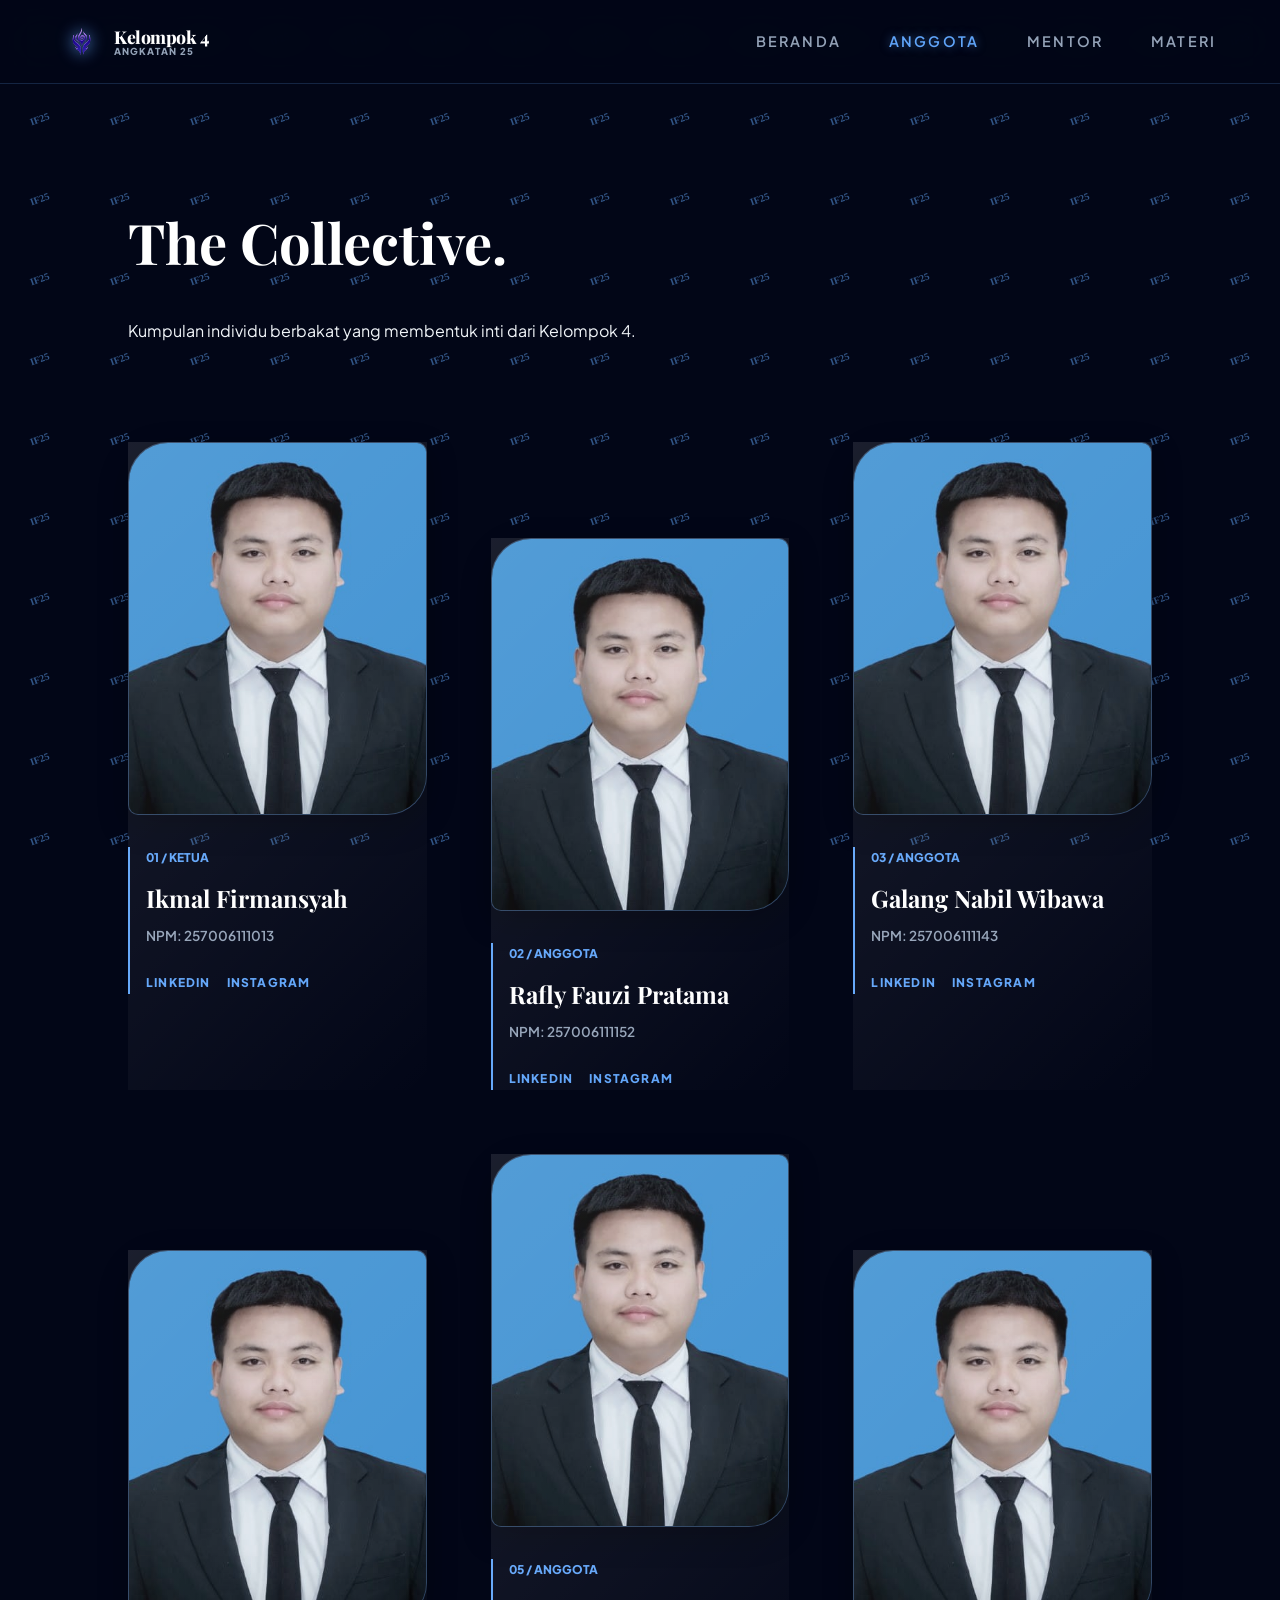
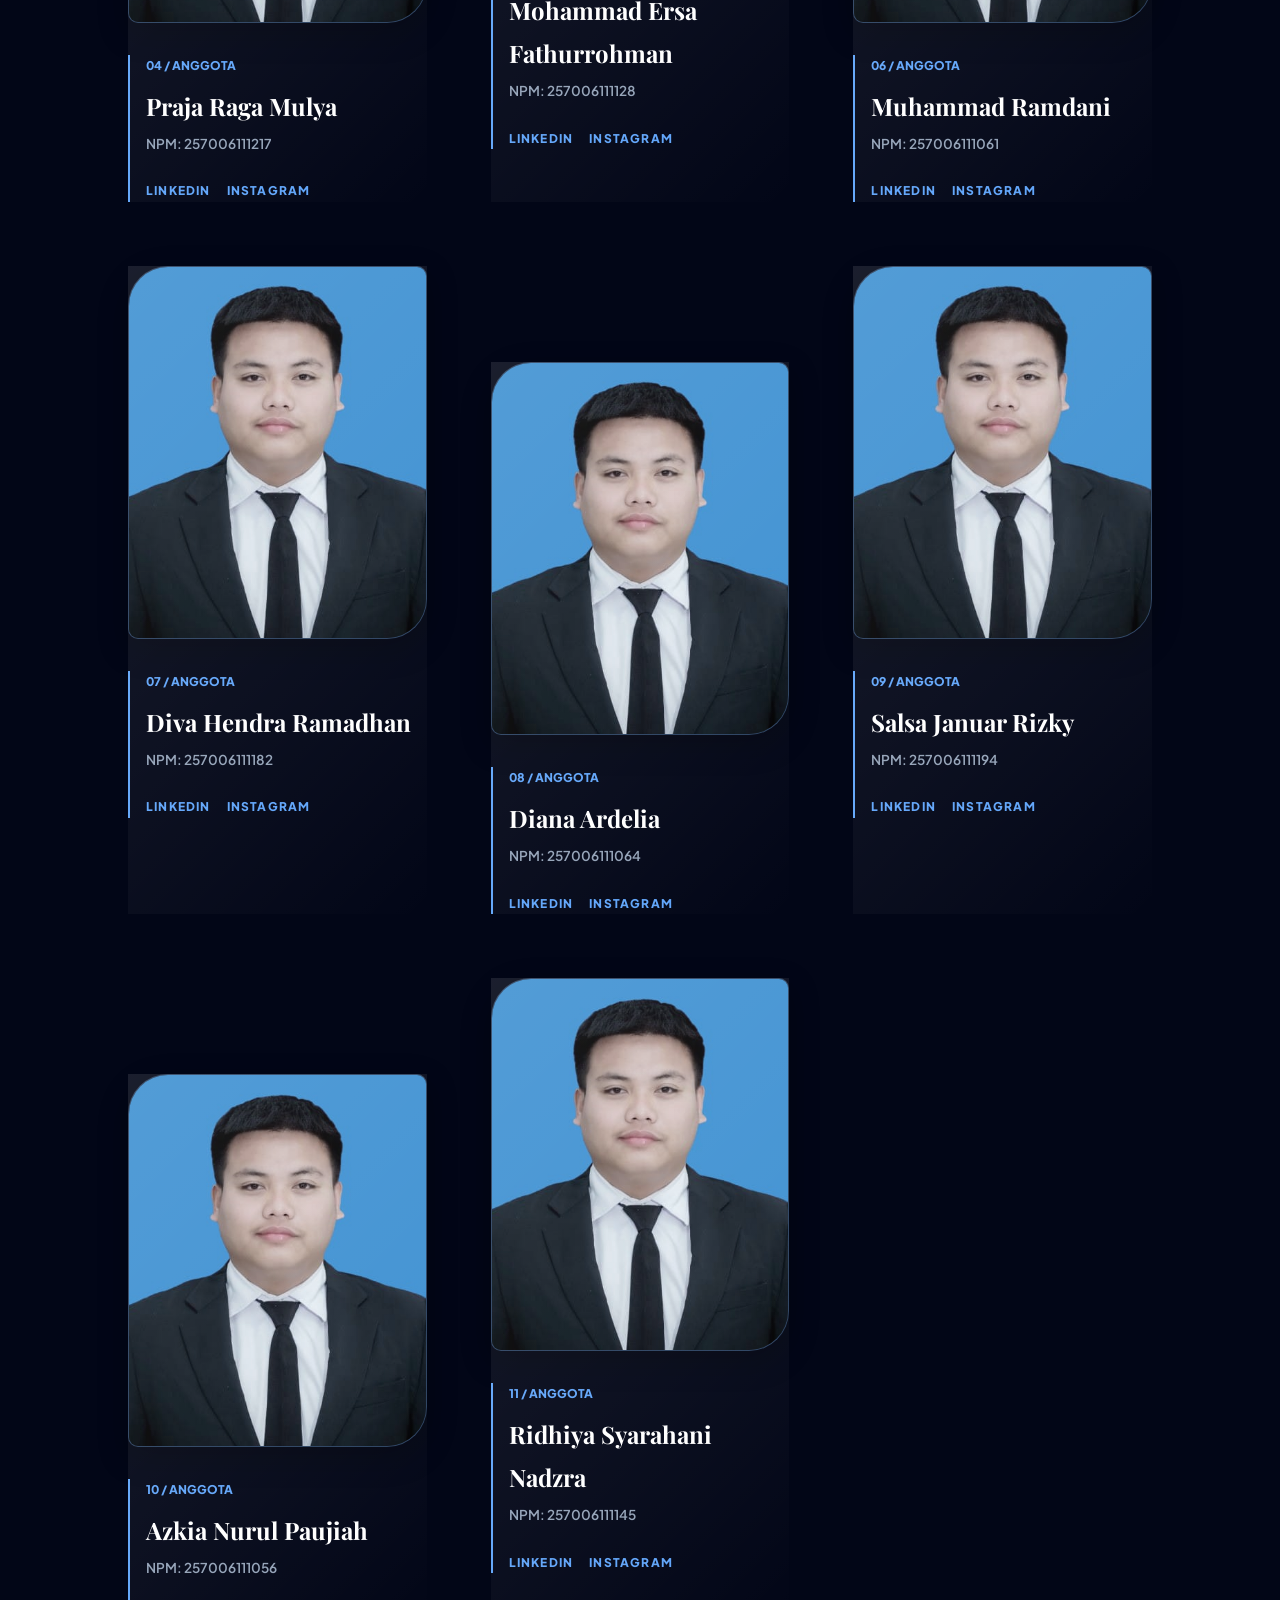
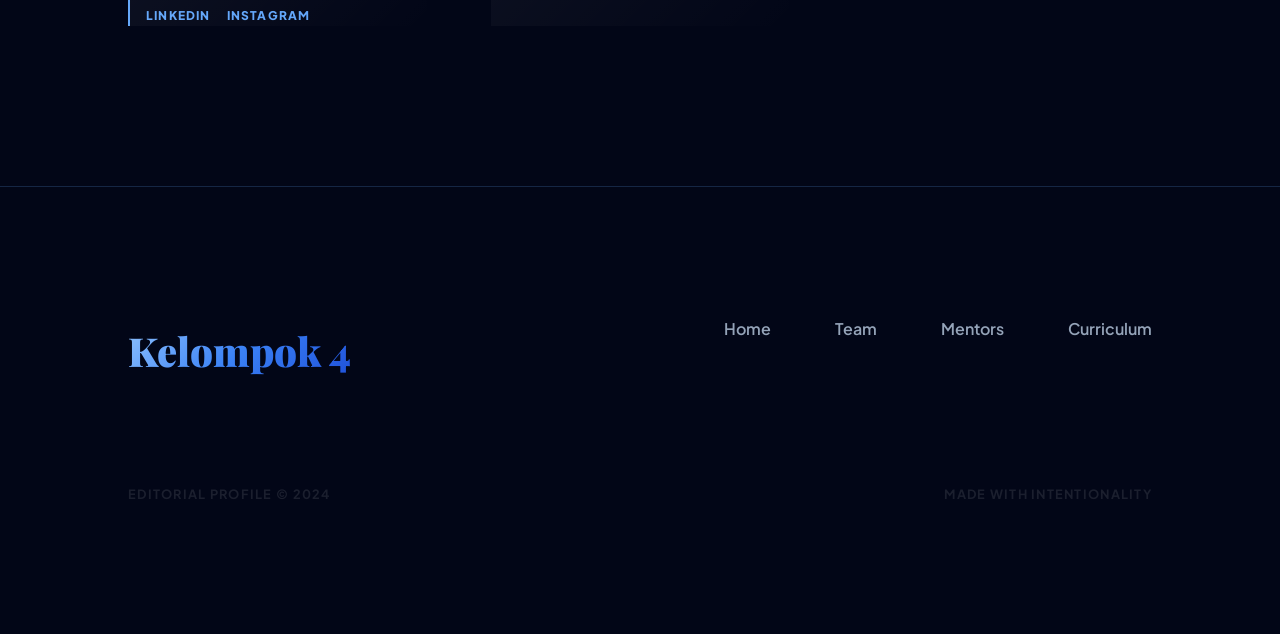
<file: anggota.html>
<!DOCTYPE html>
<html lang="id">

<head>
  <meta charset="UTF-8" />
  <meta name="viewport" content="width=device-width, initial-scale=1.0" />
  <title>Kelompok 4 – Anggota</title>
  <link rel="preconnect" href="https://fonts.googleapis.com" />
  <link rel="preconnect" href="https://fonts.gstatic.com" crossorigin />
  <link
    href="https://fonts.googleapis.com/css2?family=Playfair+Display:wght@700;900&family=Plus+Jakarta+Sans:wght@400;600;700;800&display=swap"
    rel="stylesheet" />
  <link rel="stylesheet" href="style.css" />
</head>

<body>

  <!-- NAVIGATION -->
  <nav class="navbar" id="navbar">
    <div class="nav-container">
      <a href="index.html" class="nav-logo">
        <img src="/src/Logo LKM IF2.png" class="logo-lkm" alt="LKM IF2 Logo">
        <div class="brand-text">
          <span class="nav-group">Kelompok 4</span>
          <span class="nav-batch">ANGKATAN 25</span>
        </div>
      </a>
      <ul class="nav-links">
        <li><a href="index.html" class="nav-link">Beranda</a></li>
        <li><a href="anggota.html" class="nav-link">Anggota</a></li>
        <li><a href="mentor.html" class="nav-link">Mentor</a></li>
        <li><a href="materi.html" class="nav-link">Materi</a></li>
      </ul>
    </div>
  </nav>

  <!-- ANGGOTA SECTION -->
  <section class="section" id="anggota" style="padding-top: 12rem;">
    <div class="section-header">
      <h2 class="section-title">The Collective.</h2>
      <p class="section-desc">Kumpulan individu berbakat yang membentuk inti dari Kelompok 4.</p>
    </div>

    <div class="members-masonry">
      <!-- Member 1: KETUA -->
      <div class="member-card">
        <div class="member-img-wrap">
          <img src="/src/diva.png" alt="Ikmal Firmansyah" />
        </div>
        <div class="member-info">
          <span class="member-num-tag">01 / KETUA</span>
          <h3 class="member-name">Ikmal Firmansyah</h3>
          <p class="member-npm">NPM: 257006111013</p>
          <div class="member-socials">
            <a href="#" class="social-link">LinkedIn</a>
            <a href="#" class="social-link">Instagram</a>
          </div>
        </div>
      </div>

      <!-- Member 2: Laki-laki -->
      <div class="member-card">
        <div class="member-img-wrap">
          <img src="/src/diva.png" alt="Rafly Fauzi Pratama" />
        </div>
        <div class="member-info">
          <span class="member-num-tag">02 / ANGGOTA</span>
          <h3 class="member-name">Rafly Fauzi Pratama</h3>
          <p class="member-npm">NPM: 257006111152</p>
          <div class="member-socials">
            <a href="#" class="social-link">LinkedIn</a>
            <a href="#" class="social-link">Instagram</a>
          </div>
        </div>
      </div>

      <!-- Member 3: Laki-laki -->
      <div class="member-card">
        <div class="member-img-wrap">
          <img src="/src/diva.png"
            alt="Galang Nabil Wibawa" />
        </div>
        <div class="member-info">
          <span class="member-num-tag">03 / ANGGOTA</span>
          <h3 class="member-name">Galang Nabil Wibawa</h3>
          <p class="member-npm">NPM: 257006111143</p>
          <div class="member-socials">
            <a href="#" class="social-link">LinkedIn</a>
            <a href="#" class="social-link">Instagram</a>
          </div>
        </div>
      </div>

      <!-- Member 4: Laki-laki -->
      <div class="member-card">
        <div class="member-img-wrap">
          <img src="/src/diva.png"
            alt="Praja Raga Mulya" />
        </div>
        <div class="member-info">
          <span class="member-num-tag">04 / ANGGOTA</span>
          <h3 class="member-name">Praja Raga Mulya</h3>
          <p class="member-npm">NPM: 257006111217</p>
          <div class="member-socials">
            <a href="#" class="social-link">LinkedIn</a>
            <a href="#" class="social-link">Instagram</a>
          </div>
        </div>
      </div>

      <!-- Member 5: Laki-laki -->
      <div class="member-card">
        <div class="member-img-wrap">
          <img src="/src/diva.png"
            alt="Mohammad Ersa Fathurrohman" />
        </div>
        <div class="member-info">
          <span class="member-num-tag">05 / ANGGOTA</span>
          <h3 class="member-name">Mohammad Ersa Fathurrohman</h3>
          <p class="member-npm">NPM: 257006111128</p>
          <div class="member-socials">
            <a href="#" class="social-link">LinkedIn</a>
            <a href="#" class="social-link">Instagram</a>
          </div>
        </div>
      </div>

      <!-- Member 6: Laki-laki -->
      <div class="member-card">
        <div class="member-img-wrap">
          <img src="/src/diva.png"
            alt="Muhammad Ramdani" />
        </div>
        <div class="member-info">
          <span class="member-num-tag">06 / ANGGOTA</span>
          <h3 class="member-name">Muhammad Ramdani</h3>
          <p class="member-npm">NPM: 257006111061</p>
          <div class="member-socials">
            <a href="#" class="social-link">LinkedIn</a>
            <a href="#" class="social-link">Instagram</a>
          </div>
        </div>
      </div>

      <!-- Member 7: Laki-laki -->
      <div class="member-card">
        <div class="member-img-wrap">
          <img src="/src/diva.png" alt="Diva Hendra Ramadhan" />
        </div>
        <div class="member-info">
          <span class="member-num-tag">07 / ANGGOTA</span>
          <h3 class="member-name">Diva Hendra Ramadhan</h3>
          <p class="member-npm">NPM: 257006111182</p>
          <div class="member-socials">
            <a href="#" class="social-link">LinkedIn</a>
            <a href="#" class="social-link">Instagram</a>
          </div>
        </div>
      </div>

      <!-- Member 8: Perempuan -->
      <div class="member-card">
        <div class="member-img-wrap">
          <img src="/src/diva.png" alt="Diana Ardelia" />
        </div>
        <div class="member-info">
          <span class="member-num-tag">08 / ANGGOTA</span>
          <h3 class="member-name">Diana Ardelia</h3>
          <p class="member-npm">NPM: 257006111064</p>
          <div class="member-socials">
            <a href="#" class="social-link">LinkedIn</a>
            <a href="#" class="social-link">Instagram</a>
          </div>
        </div>
      </div>

      <!-- Member 9: Perempuan -->
      <div class="member-card">
        <div class="member-img-wrap">
          <img src="/src/diva.png"
            alt="Salsa Januar Rizky" />
        </div>
        <div class="member-info">
          <span class="member-num-tag">09 / ANGGOTA</span>
          <h3 class="member-name">Salsa Januar Rizky</h3>
          <p class="member-npm">NPM: 257006111194</p>
          <div class="member-socials">
            <a href="#" class="social-link">LinkedIn</a>
            <a href="#" class="social-link">Instagram</a>
          </div>
        </div>
      </div>

      <!-- Member 10: Perempuan -->
      <div class="member-card">
        <div class="member-img-wrap">
          <img src="/src/diva.png"
            alt="Azkia Nurul Paujiah" />
        </div>
        <div class="member-info">
          <span class="member-num-tag">10 / ANGGOTA</span>
          <h3 class="member-name">Azkia Nurul Paujiah</h3>
          <p class="member-npm">NPM: 257006111056</p>
          <div class="member-socials">
            <a href="#" class="social-link">LinkedIn</a>
            <a href="#" class="social-link">Instagram</a>
          </div>
        </div>
      </div>

      <!-- Member 11: Perempuan -->
      <div class="member-card">
        <div class="member-img-wrap">
          <img src="/src/diva.png"
            alt="Ridhiya Syarahani Nadzra" />
        </div>
        <div class="member-info">
          <span class="member-num-tag">11 / ANGGOTA</span>
          <h3 class="member-name">Ridhiya Syarahani Nadzra</h3>
          <p class="member-npm">NPM: 257006111145</p>
          <div class="member-socials">
            <a href="#" class="social-link">LinkedIn</a>
            <a href="#" class="social-link">Instagram</a>
          </div>
        </div>
      </div>
    </div>
  </section>

  <!-- FOOTER -->
  <footer class="footer">
    <div class="footer-top">
      <div class="footer-logo">Kelompok 4</div>
      <ul class="footer-links">
        <li><a href="index.html">Home</a></li>
        <li><a href="anggota.html">Team</a></li>
        <li><a href="mentor.html">Mentors</a></li>
        <li><a href="materi.html">Curriculum</a></li>
      </ul>
    </div>
    <div class="footer-bottom">
      <span>Editorial Profile &copy; 2024</span>
      <span>Made with Intentionality</span>
    </div>
  </footer>

  <script src="script.js"></script>
</body>

</html>
</file>
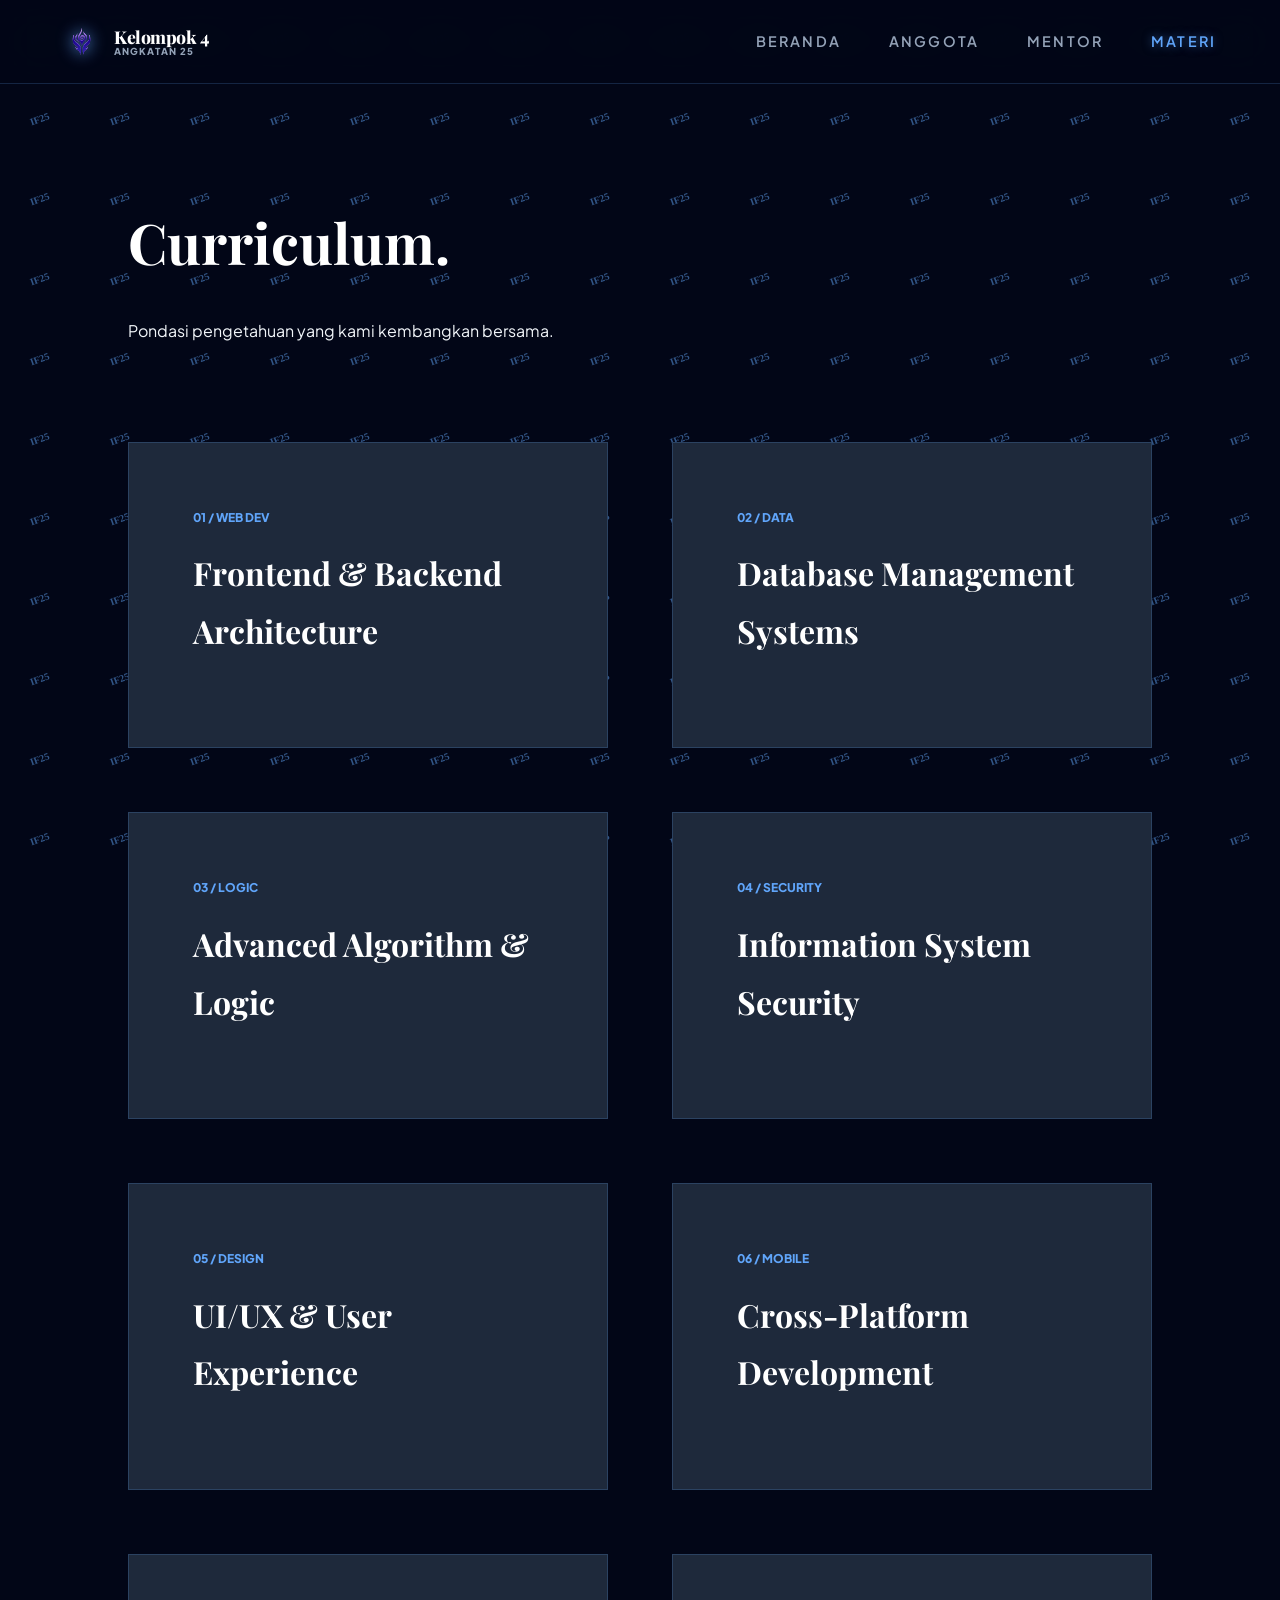
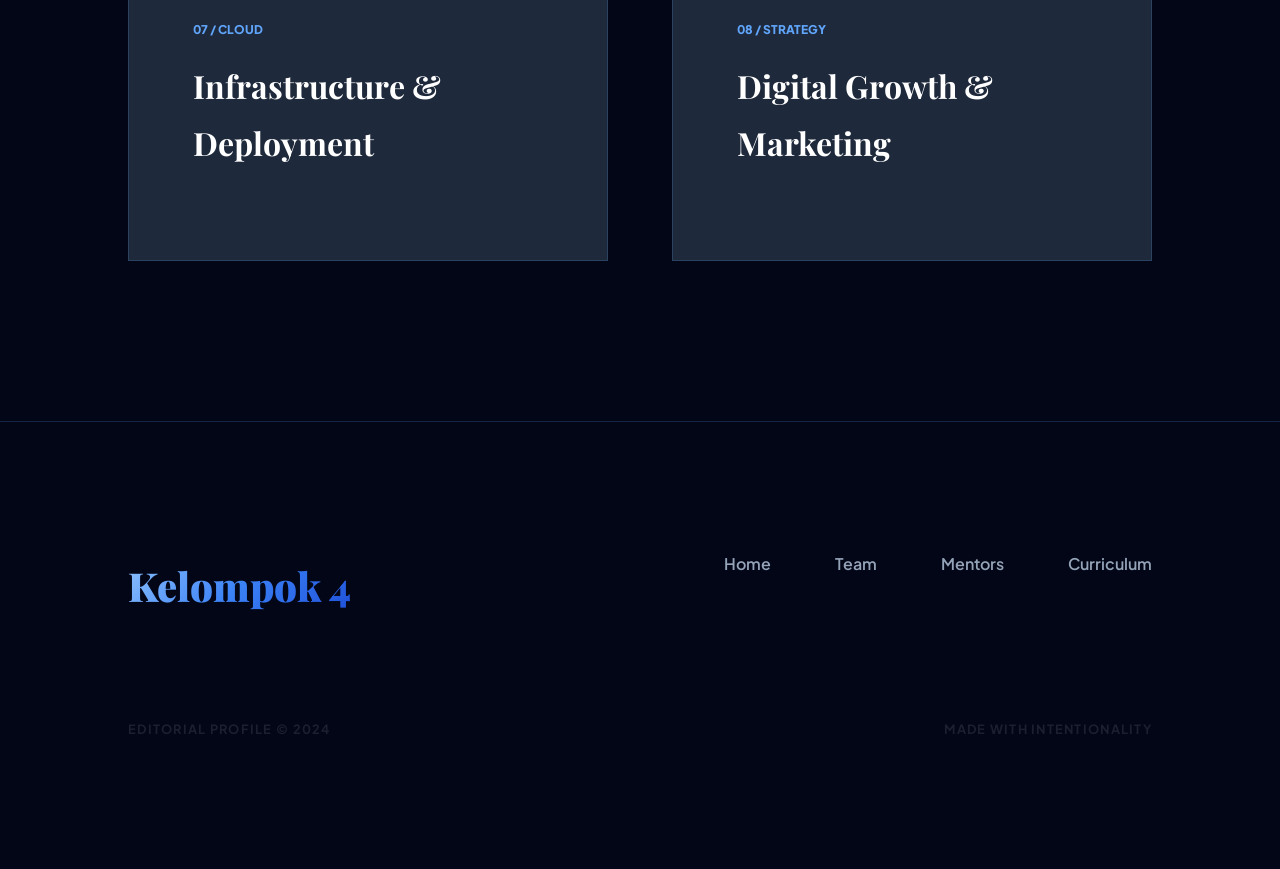
<file: materi.html>
<!DOCTYPE html>
<html lang="id">
<head>
  <meta charset="UTF-8" />
  <meta name="viewport" content="width=device-width, initial-scale=1.0" />
  <title>Kelompok 4 – Materi</title>
  <link rel="preconnect" href="https://fonts.googleapis.com" />
  <link rel="preconnect" href="https://fonts.gstatic.com" crossorigin />
  <link href="https://fonts.googleapis.com/css2?family=Playfair+Display:wght@700;900&family=Plus+Jakarta+Sans:wght@400;600;700;800&display=swap" rel="stylesheet" />
  <link rel="stylesheet" href="style.css" />
</head>
<body>

  <!-- NAVIGATION -->
  <nav class="navbar" id="navbar">
    <div class="nav-container">
      <a href="index.html" class="nav-logo">
        <img src="/src/Logo LKM IF2.png" class="logo-lkm" alt="LKM IF2 Logo">
        <div class="brand-text">
          <span class="nav-group">Kelompok 4</span>
          <span class="nav-batch">ANGKATAN 25</span>
        </div>
      </a>
      <ul class="nav-links">
        <li><a href="index.html" class="nav-link">Beranda</a></li>
        <li><a href="anggota.html" class="nav-link">Anggota</a></li>
        <li><a href="mentor.html" class="nav-link">Mentor</a></li>
        <li><a href="materi.html" class="nav-link">Materi</a></li>
      </ul>
    </div>
  </nav>

  <!-- MATERI SECTION -->
  <section class="section" id="materi" style="padding-top: 12rem;">
    <div class="section-header">
      <h2 class="section-title">Curriculum.</h2>
      <p class="section-desc">Pondasi pengetahuan yang kami kembangkan bersama.</p>
    </div>
    <div class="materi-list">
      <div class="materi-item">
        <span class="materi-chap">01 / WEB DEV</span>
        <h3>Frontend & Backend Architecture</h3>
      </div>
      <div class="materi-item">
        <span class="materi-chap">02 / DATA</span>
        <h3>Database Management Systems</h3>
      </div>
      <div class="materi-item">
        <span class="materi-chap">03 / LOGIC</span>
        <h3>Advanced Algorithm & Logic</h3>
      </div>
      <div class="materi-item">
        <span class="materi-chap">04 / SECURITY</span>
        <h3>Information System Security</h3>
      </div>
      <div class="materi-item">
        <span class="materi-chap">05 / DESIGN</span>
        <h3>UI/UX & User Experience</h3>
      </div>
      <div class="materi-item">
        <span class="materi-chap">06 / MOBILE</span>
        <h3>Cross-Platform Development</h3>
      </div>
      <div class="materi-item">
        <span class="materi-chap">07 / CLOUD</span>
        <h3>Infrastructure & Deployment</h3>
      </div>
      <div class="materi-item">
        <span class="materi-chap">08 / STRATEGY</span>
        <h3>Digital Growth & Marketing</h3>
      </div>
    </div>
  </section>

  <!-- FOOTER -->
  <footer class="footer">
    <div class="footer-top">
      <div class="footer-logo">Kelompok 4</div>
      <ul class="footer-links">
        <li><a href="index.html">Home</a></li>
        <li><a href="anggota.html">Team</a></li>
        <li><a href="mentor.html">Mentors</a></li>
        <li><a href="materi.html">Curriculum</a></li>
      </ul>
    </div>
    <div class="footer-bottom">
      <span>Editorial Profile &copy; 2024</span>
      <span>Made with Intentionality</span>
    </div>
  </footer>

  <script src="script.js"></script>
</body>
</html>
</file>
<file: style.css>
/* ===== METALLIC BLUE DESIGN SYSTEM ===== */
*, *::before, *::after { box-sizing: border-box; margin: 0; padding: 0; }

:root {
  --primary: #60a5fa; /* Metallic Blue Light */
  --primary-deep: #1e3a8a; /* Metallic Blue Deep */
  --metallic-silver: #cbd5e1;
  --metallic-gradient: linear-gradient(135deg, #93c5fd 0%, #3b82f6 50%, #1d4ed8 100%);
  --glossy-gradient: linear-gradient(180deg, rgba(255,255,255,0.15) 0%, transparent 100%);
  
  --bg-black: #020617; /* Slate Black */
  --bg-dark: #0f172a;
  --bg-card: #1e293b;
  
  --text-main: #f1f5f9;
  --text-serif: #ffffff;
  --text-muted: #94a3b8;
  
  --border: rgba(96, 165, 250, 0.2);
  --radius-custom: 40px 10px 40px 10px;
  --transition: 0.6s cubic-bezier(0.16, 1, 0.3, 1);
}

html { scroll-behavior: smooth; }

body {
  font-family: 'Plus Jakarta Sans', sans-serif;
  background-color: var(--bg-black);
  background-image: url("data:image/svg+xml,%3Csvg width='80' height='80' viewBox='0 0 80 80' xmlns='http://www.w3.org/2000/svg'%3E%3Ctext x='50%25' y='50%25' font-size='10' fill='rgba(96, 165, 250, 0.5)' font-family='Plus Jakarta Sans' font-weight='800' text-anchor='middle' dominant-baseline='middle' transform='rotate(-20, 40, 40)'%3EIF25%3C/text%3E%3C/svg%3E");
  background-attachment: fixed;
  color: var(--text-main);
  line-height: 1.8;
  overflow-x: hidden;
}

/* ===== SERIF HEADINGS ===== */
h1, h2, h3, .serif {
  font-family: 'Playfair Display', serif;
  font-weight: 700;
  color: var(--text-serif);
}

/* ===== METALLIC GRAIN ===== */
body::after {
  content: "";
  position: fixed;
  top: 0; left: 0; width: 100%; height: 100%;
  pointer-events: none;
  z-index: 9999;
  background-image: url("https://grainy-gradients.vercel.app/noise.svg");
  opacity: 0.04;
  filter: contrast(150%) brightness(80%) invert(100%);
}

/* ===== NAVIGATION (METALLIC) ===== */
.navbar {
  position: fixed;
  top: 0; left: 0; width: 100%;
  z-index: 1000;
  padding: 1.5rem 4rem;
  background: rgba(2, 6, 23, 0.85);
  backdrop-filter: blur(20px);
  border-bottom: 1px solid var(--border);
  transition: all var(--transition);
}

.navbar.scrolled {
  padding: 1rem 4rem;
  background: var(--bg-black);
  border-bottom: 1px solid var(--primary);
  box-shadow: 0 0 30px rgba(59, 130, 246, 0.2);
}

.nav-container { display: flex; align-items: center; justify-content: space-between; max-width: 1400px; margin: 0 auto; }

.nav-logo {
  font-family: 'Playfair Display', serif;
  font-size: 1.5rem; font-weight: 900; color: var(--text-serif);
  text-decoration: none; display: flex; align-items: center; gap: 15px;
}

.brand-text {
  display: flex;
  flex-direction: column;
  justify-content: center;
  line-height: 1.1;
}

.nav-group {
  font-size: 1.1rem;
  font-weight: 800;
  letter-spacing: -0.5px;
}

.logo-lkm {
  height: 35px;
  width: auto;
  filter: drop-shadow(0 0 8px var(--primary));
  transition: var(--transition);
}

.logo-lkm:hover {
  transform: scale(1.1);
  filter: drop-shadow(0 0 12px var(--primary));
}

.nav-batch {
  font-family: 'Plus Jakarta Sans', sans-serif;
  font-size: 0.6rem;
  font-weight: 800;
  color: var(--text-muted);
  border-left: none;
  padding-left: 0;
  margin-left: 0;
  letter-spacing: 1px;
  text-transform: uppercase;
}



.nav-links { display: flex; gap: 3rem; list-style: none; }

.nav-link {
  text-decoration: none; color: var(--text-muted); font-weight: 600; font-size: 0.9rem;
  text-transform: uppercase; letter-spacing: 0.15em; transition: var(--transition);
}

.nav-link:hover, .nav-link.active {
  color: var(--primary);
  text-shadow: 0 0 10px rgba(96, 165, 250, 0.5);
}

/* ===== HERO (METALLIC BLUE) ===== */
.hero {
  min-height: 100vh;
  display: grid; grid-template-columns: 1.2fr 0.8fr;
  align-items: center; padding: 0 8rem; gap: 4rem;
}

.hero-text { max-width: 100%; z-index: 2; }

.hero-tag {
  font-weight: 800; color: var(--primary); font-size: 0.9rem;
  text-transform: uppercase; letter-spacing: 0.2em; display: block; margin-bottom: 1.5rem;
}

.hero-title {
  font-size: clamp(2.8rem, 5vw, 4.2rem); line-height: 1.1; margin-bottom: 2rem;
  background: var(--metallic-gradient);
  -webkit-background-clip: text;
  -webkit-text-fill-color: transparent;
  word-wrap: break-word;
}

.hero-desc { font-size: 1.2rem; color: var(--text-muted); margin-bottom: 3rem; }

.hero-cta { display: flex; gap: 2rem; align-items: center; }

.btn-editorial {
  padding: 1.2rem 3rem; 
  background: var(--metallic-gradient); 
  color: white;
  text-decoration: none; font-weight: 800; font-size: 0.9rem;
  text-transform: uppercase; letter-spacing: 0.1em; 
  transition: var(--transition);
  border-radius: 4px;
  box-shadow: 0 10px 30px rgba(29, 78, 216, 0.4);
  position: relative; overflow: hidden;
}

.btn-editorial::before {
  content: ""; position: absolute; top: 0; left: 0; width: 100%; height: 50%;
  background: var(--glossy-gradient); pointer-events: none;
}

.btn-editorial:hover { transform: translateY(-5px); box-shadow: 0 15px 45px rgba(29, 78, 216, 0.6); }

.hero-visual {
  position: relative; height: 500px; width: 100%;
  border-radius: var(--radius-custom);
  overflow: hidden;
  background: var(--bg-black); /* Added to block background pattern */
  border: 1px solid var(--border);
  box-shadow: 0 0 50px rgba(59, 130, 246, 0.1);
}

.hero-visual img { width: 100%; height: 100%; object-fit: cover; opacity: 1; }

/* ===== MARQUEE (SCROLLING TEXT) ===== */
.marquee-container {
  background: var(--bg-dark);
  border-top: 1px solid var(--border);
  border-bottom: 1px solid var(--border);
  padding: 2rem 0;
  overflow: hidden;
  display: flex;
  white-space: nowrap;
}

.marquee-content {
  display: flex;
  gap: 2rem;
  animation: scroll-marquee 20s linear infinite;
}

.marquee-content span {
  font-family: 'Plus Jakarta Sans', sans-serif;
  font-size: 2.5rem;
  font-weight: 900;
  color: transparent;
  -webkit-text-stroke: 1px rgba(96, 165, 250, 0.3);
  text-transform: uppercase;
  letter-spacing: 5px;
}

.marquee-content span:hover {
  color: var(--primary);
  -webkit-text-stroke: 1px var(--primary);
  text-shadow: 0 0 20px var(--primary);
  transition: 0.3s;
}

@keyframes scroll-marquee {
  0% { transform: translateX(0); }
  100% { transform: translateX(-50%); }
}

/* ===== STATS STRIP (METAL BLUE) ===== */
.stats-strip {
  background: var(--bg-dark); color: white; padding: 4rem 8rem;
  display: flex; justify-content: space-between;
  border-top: 1px solid var(--border);
  border-bottom: 1px solid var(--border);
}

.stat-item { text-align: left; }
.stat-num { 
  font-family: 'Playfair Display', serif; font-size: 3.5rem; display: block; margin-bottom: 0.5rem; 
  background: var(--metallic-gradient);
  -webkit-background-clip: text;
  -webkit-text-fill-color: transparent;
}
.stat-label { font-size: 0.8rem; text-transform: uppercase; letter-spacing: 0.2em; color: var(--text-muted); }

/* ===== ANGGOTA (METAL CARDS) ===== */
.section { padding: 10rem 8rem; }
.section-header { margin-bottom: 6rem; max-width: 600px; }
.section-title { font-size: 3.5rem; margin-bottom: 1.5rem; }

.members-masonry {
  display: grid; grid-template-columns: repeat(3, 1fr); gap: 4rem;
}

.member-card {
  position: relative; transition: var(--transition);
}

.member-card:nth-child(even) { margin-top: 6rem; }

.member-img-wrap {
  width: 100%; aspect-ratio: 4/5; overflow: hidden;
  border-radius: var(--radius-custom); margin-bottom: 2rem;
  background: var(--bg-card); 
  border: 1px solid var(--border);
  box-shadow: 0 10px 30px rgba(0,0,0,0.3);
}

.member-img-wrap::after {
  content: ""; position: absolute; inset: 0;
  background: linear-gradient(135deg, rgba(255,255,255,0.1), transparent);
  pointer-events: none;
}

.member-img-wrap img { width: 100%; height: 100%; object-fit: cover; filter: grayscale(30%); transition: var(--transition); }

.member-card:hover .member-img-wrap { border-color: var(--primary); box-shadow: 0 20px 50px rgba(59, 130, 246, 0.2); }
.member-card:hover .member-img-wrap img { filter: grayscale(0%); transform: scale(1.05); }

.member-info { padding-left: 1rem; border-left: 2px solid var(--primary); }
.member-num-tag { font-size: 0.75rem; color: var(--primary); font-weight: 800; margin-bottom: 0.5rem; display: block; }
.member-name { font-size: 1.5rem; margin-bottom: 0.25rem; }
.member-npm { font-size: 0.85rem; color: var(--text-muted); font-weight: 600; }

.member-socials {
  margin-top: 1.5rem; display: flex; gap: 1rem;
}

.social-link {
  text-decoration: none; font-size: 0.75rem; font-weight: 800; color: var(--primary);
  text-transform: uppercase; letter-spacing: 0.1em;
}

.social-link:hover { color: white; text-shadow: 0 0 8px var(--primary); }

/* ===== MENTOR (METAL EDITORIAL) ===== */
.mentor-grid { display: flex; flex-direction: column; gap: 10rem; }

.mentor-block {
  display: grid; grid-template-columns: 1fr 1.2fr; gap: 6rem; align-items: center;
}

.mentor-block:nth-child(even) { direction: rtl; }
.mentor-block:nth-child(even) .mentor-text { direction: ltr; text-align: left; }

.mentor-img {
  width: 100%; aspect-ratio: 1/1; border-radius: var(--radius-custom);
  object-fit: cover; filter: brightness(80%); 
  background: var(--bg-black); /* Added to block background pattern */
  border: 1px solid var(--border);
  transition: var(--transition);
}

.mentor-block:hover .mentor-img { border-color: var(--primary); filter: brightness(100%); transform: scale(1.02); }

.mentor-label { color: var(--primary); font-weight: 800; text-transform: uppercase; font-size: 0.8rem; margin-bottom: 1.5rem; display: block; }
.mentor-name { font-size: 3rem; margin-bottom: 1rem; }
.mentor-bio { font-size: 1.1rem; color: var(--text-muted); margin-bottom: 3rem; max-width: 500px; }

.skill-list { display: flex; gap: 1.5rem; flex-wrap: wrap; }
.skill-item { font-size: 0.85rem; font-weight: 700; color: var(--text-serif); border-bottom: 1px solid var(--primary); }

/* ===== MATERI (METAL LIST) ===== */
.materi-list {
  display: grid; grid-template-columns: 1fr 1fr; gap: 4rem;
}

.materi-item {
  padding: 4rem; border: 1px solid var(--border); transition: var(--transition);
  background: var(--bg-card);
  position: relative; overflow: hidden;
}

.materi-item::before {
  content: ""; position: absolute; top: 0; left: 0; width: 100%; height: 2px;
  background: var(--metallic-gradient); transform: scaleX(0); transition: var(--transition);
  transform-origin: left;
}

.materi-item:hover::before { transform: scaleX(1); }
.materi-item:hover { transform: translateY(-5px); border-color: var(--primary); box-shadow: 0 10px 40px rgba(0,0,0,0.4); }

.materi-chap { font-size: 0.75rem; font-weight: 800; color: var(--primary); text-transform: uppercase; margin-bottom: 1rem; display: block; }
.materi-item h3 { font-size: 2rem; margin-bottom: 1.5rem; }

/* ===== FOOTER (DEEP METAL) ===== */
.footer {
  padding: 8rem; background: var(--bg-black); color: white;
  border-top: 1px solid var(--border);
}

.footer-top {
  display: flex; justify-content: space-between; align-items: flex-start;
  margin-bottom: 6rem;
}

.footer-logo { 
  font-family: 'Playfair Display', serif; font-size: 2.5rem; font-weight: 900; 
  background: var(--metallic-gradient);
  -webkit-background-clip: text;
  -webkit-text-fill-color: transparent;
}

.footer-links { display: flex; gap: 4rem; list-style: none; }
.footer-links a { color: var(--text-muted); text-decoration: none; font-weight: 600; transition: var(--transition); }
.footer-links a:hover { color: var(--primary); }

.footer-bottom {
  display: flex; justify-content: space-between; color: rgba(255,255,255,0.1); font-size: 0.8rem; font-weight: 700;
  text-transform: uppercase; letter-spacing: 0.1em;
}

/* ===== RESPONSIVE ===== */
@media (max-width: 1200px) {
  .hero { padding: 0 4rem; }
  .section { padding: 8rem 4rem; }
}

@media (max-width: 992px) {
  .hero { grid-template-columns: 1fr; text-align: center; padding-top: 10rem; }
  .hero-text { margin: 0 auto; }
  .hero-cta { justify-content: center; }
  .members-masonry { grid-template-columns: repeat(2, 1fr); }
  .mentor-block { grid-template-columns: 1fr; }
  .stats-strip { flex-direction: column; gap: 3rem; }
}

@media (max-width: 600px) {
  .navbar { padding: 1.5rem 2rem; }
  .hero { padding: 0 2rem; }
  .section { padding: 6rem 2rem; }
  .members-masonry { grid-template-columns: 1fr; }
}
</file>
